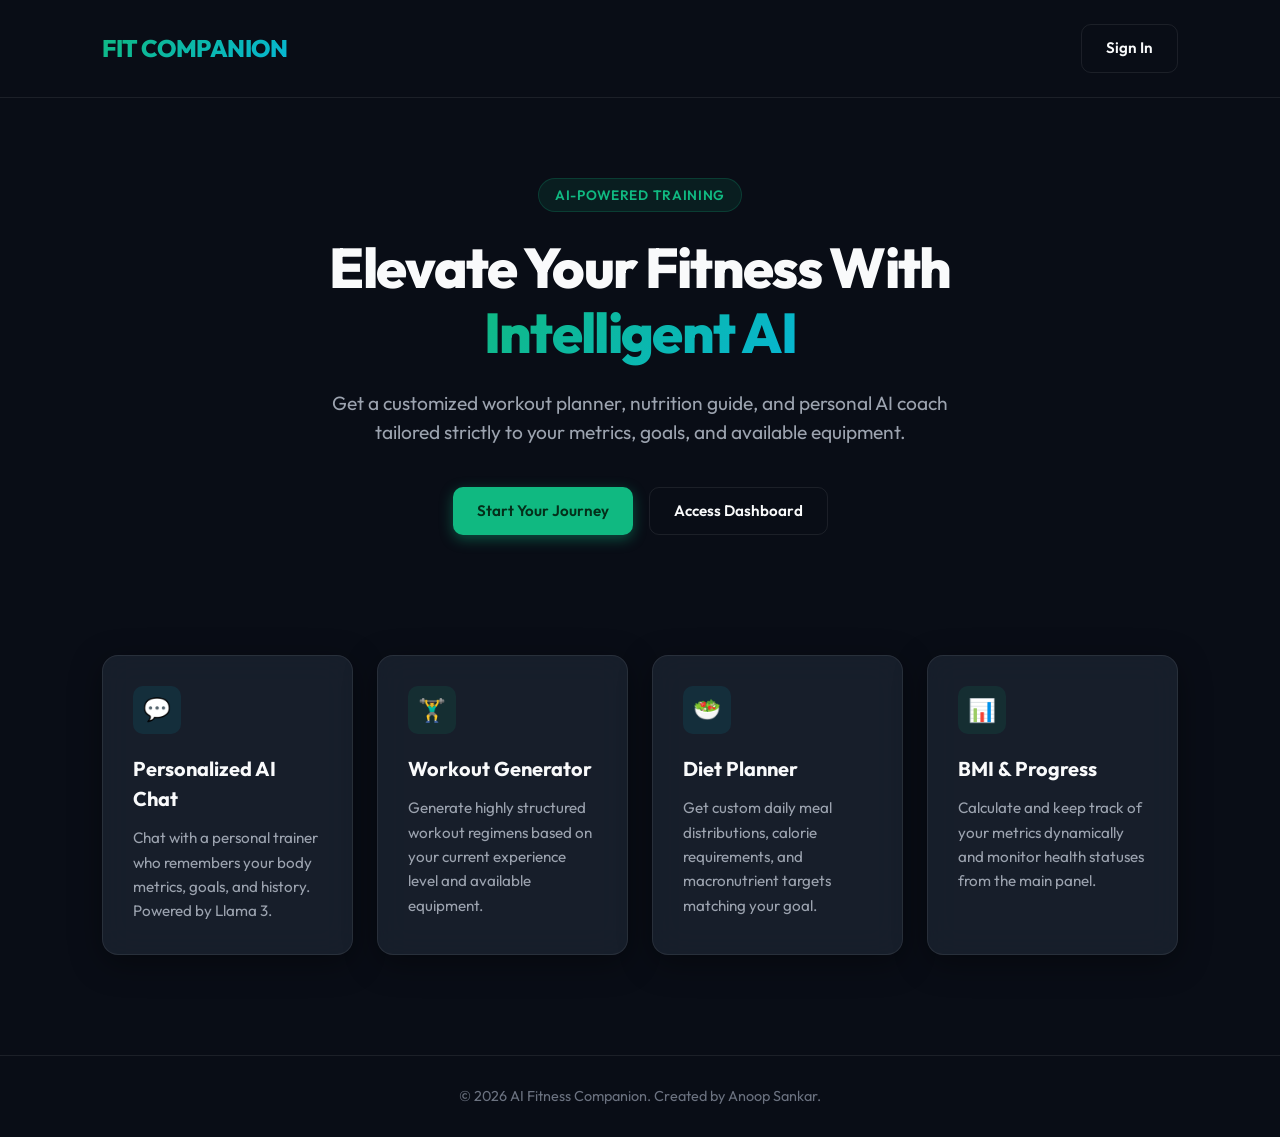
<file: frontend/index.html>
<!DOCTYPE html>
<html lang="en">
<head>
    <meta charset="UTF-8">
    <meta name="viewport" content="width=device-width, initial-scale=1.0">
    <title>AI Fitness Companion - Your AI Personal Coach</title>
    <link rel="stylesheet" href="css/global.css">
    <style>
        /* Special styles for index landing page */
        .landing-header {
            display: flex;
            justify-content: space-between;
            align-items: center;
            padding: 24px 8%;
            border-bottom: 1px solid var(--border-color);
        }
        
        .hero-section {
            display: flex;
            flex-direction: column;
            align-items: center;
            text-align: center;
            justify-content: center;
            padding: 80px 20px;
            max-width: 900px;
            margin: 0 auto;
        }

        .hero-badge {
            background: rgba(16, 185, 129, 0.1);
            color: var(--accent-green);
            padding: 6px 16px;
            border-radius: 50px;
            font-size: 0.85rem;
            font-weight: 600;
            text-transform: uppercase;
            letter-spacing: 0.05em;
            margin-bottom: 24px;
            border: 1px solid rgba(16, 185, 129, 0.2);
            animation: fadeIn 0.6s ease-out;
        }

        .hero-title {
            font-size: 3.5rem;
            font-weight: 800;
            line-height: 1.15;
            letter-spacing: -0.03em;
            margin-bottom: 24px;
            animation: fadeIn 0.8s ease-out;
        }

        .hero-title span {
            background: linear-gradient(135deg, var(--accent-green) 0%, var(--accent-cyan) 100%);
            -webkit-background-clip: text;
            -webkit-text-fill-color: transparent;
        }

        .hero-description {
            font-size: 1.2rem;
            color: var(--text-secondary);
            max-width: 650px;
            margin-bottom: 40px;
            animation: fadeIn 1s ease-out;
        }

        .hero-ctas {
            display: flex;
            gap: 16px;
            animation: fadeIn 1.2s ease-out;
        }

        .features-grid {
            display: grid;
            grid-template-columns: repeat(auto-fit, minmax(250px, 1fr));
            gap: 24px;
            padding: 40px 8%;
            margin-bottom: 60px;
        }

        .feature-card {
            padding: 30px;
            display: flex;
            flex-direction: column;
            gap: 12px;
            transition: var(--transition-smooth);
        }

        .feature-card:hover {
            transform: translateY(-5px);
            border-color: var(--border-hover);
        }

        .feature-icon {
            width: 48px;
            height: 48px;
            border-radius: var(--radius-md);
            background: rgba(6, 182, 212, 0.1);
            display: flex;
            align-items: center;
            justify-content: center;
            color: var(--accent-cyan);
            font-size: 1.4rem;
            margin-bottom: 8px;
        }

        .feature-card:nth-child(even) .feature-icon {
            background: rgba(16, 185, 129, 0.1);
            color: var(--accent-green);
        }

        .feature-card h3 {
            font-size: 1.25rem;
            font-weight: 700;
        }

        .feature-card p {
            color: var(--text-secondary);
            font-size: 0.95rem;
            line-height: 1.6;
        }

        @media (max-width: 768px) {
            .hero-title {
                font-size: 2.5rem;
            }
            .hero-ctas {
                flex-direction: column;
                width: 100%;
                max-width: 320px;
            }
            .btn {
                width: 100%;
            }
        }
    </style>
    <script src="js/config.js"></script>
    <script src="js/api.js"></script>
    <script src="js/auth.js"></script>
    <script>
        // Intercept authenticated users immediately before rendering
        window.redirectIfAuthenticated();
    </script>
</head>
<body>
    <header class="landing-header">
        <a href="index.html" class="logo">FIT COMPANION</a>
        <a href="login.html" class="btn btn-secondary">Sign In</a>
    </header>

    <main>
        <section class="hero-section">
            <div class="hero-badge">AI-Powered Training</div>
            <h1 class="hero-title">Elevate Your Fitness With <span>Intelligent AI</span></h1>
            <p class="hero-description">
                Get a customized workout planner, nutrition guide, and personal AI coach tailored strictly to your metrics, goals, and available equipment.
            </p>
            <div class="hero-ctas">
                <a href="register.html" class="btn btn-primary">Start Your Journey</a>
                <a href="login.html" class="btn btn-secondary">Access Dashboard</a>
            </div>
        </section>

        <section class="features-grid">
            <div class="glass-card feature-card">
                <div class="feature-icon">💬</div>
                <h3>Personalized AI Chat</h3>
                <p>Chat with a personal trainer who remembers your body metrics, goals, and history. Powered by Llama 3.</p>
            </div>
            <div class="glass-card feature-card">
                <div class="feature-icon">🏋️‍♂️</div>
                <h3>Workout Generator</h3>
                <p>Generate highly structured workout regimens based on your current experience level and available equipment.</p>
            </div>
            <div class="glass-card feature-card">
                <div class="feature-icon">🥗</div>
                <h3>Diet Planner</h3>
                <p>Get custom daily meal distributions, calorie requirements, and macronutrient targets matching your goal.</p>
            </div>
            <div class="glass-card feature-card">
                <div class="feature-icon">📊</div>
                <h3>BMI & Progress</h3>
                <p>Calculate and keep track of your metrics dynamically and monitor health statuses from the main panel.</p>
            </div>
        </section>
    </main>

    <footer style="text-align: center; padding: 30px; border-top: 1px solid var(--border-color); color: var(--text-muted); font-size: 0.9rem;">
        <p>&copy; 2026 AI Fitness Companion. Created by Anoop Sankar.</p>
    </footer>
</body>
</html>
</file>
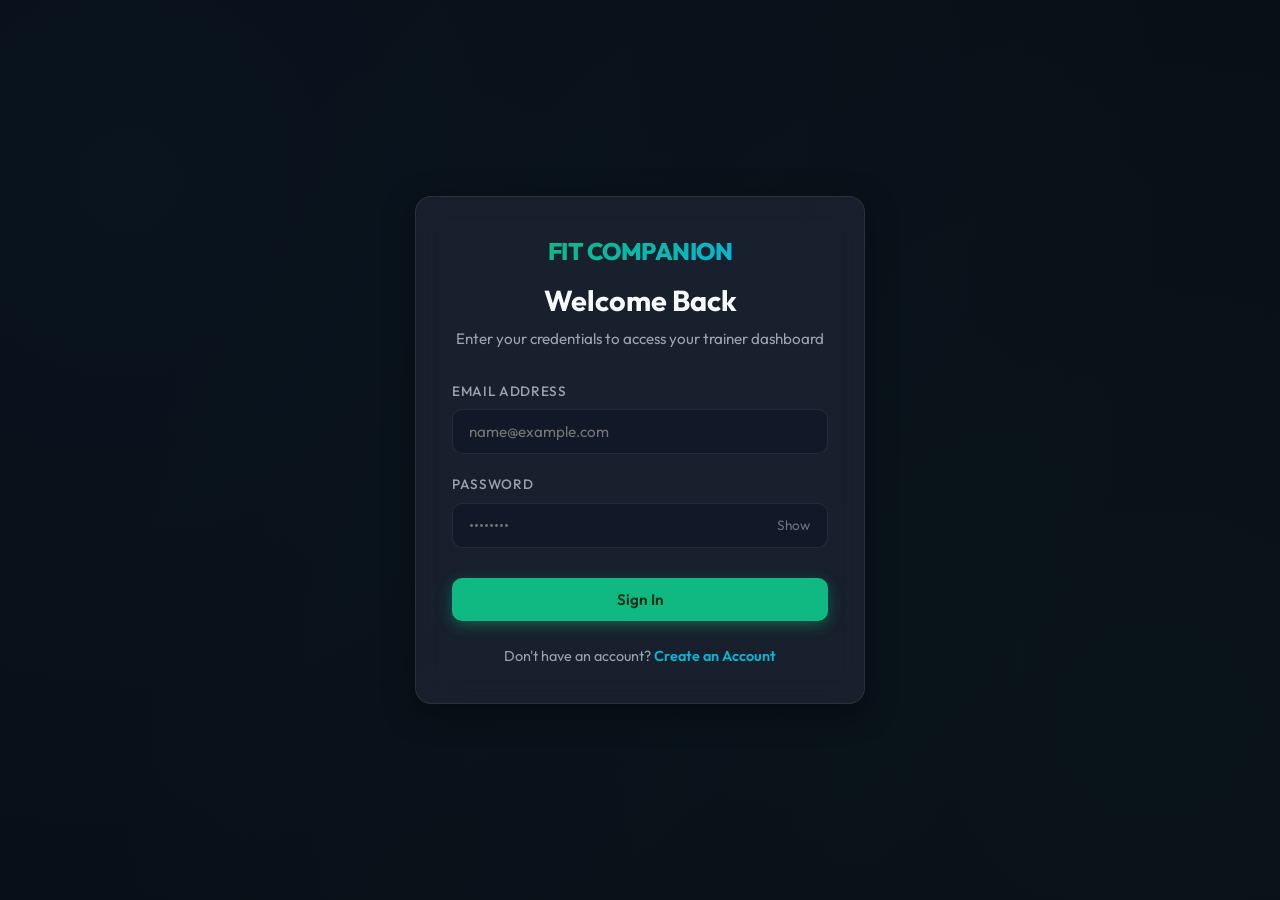
<file: frontend/chat.html>
<!DOCTYPE html>
<html lang="en">
<head>
    <meta charset="UTF-8">
    <meta name="viewport" content="width=device-width, initial-scale=1.0">
    <title>AI Fitness Chat - AI Fitness Companion</title>
    <link rel="stylesheet" href="css/global.css">
    <link rel="stylesheet" href="css/chat.css">
    <script src="js/config.js"></script>
    <script src="js/api.js"></script>
    <script src="js/auth.js"></script>
    <script>
        // Restrict access to authenticated users
        window.requireAuth();
    </script>
</head>
<body>
    <div class="chat-layout">
        <!-- Sidebar overlay for mobile view drawer -->
        <div class="sidebar-overlay" id="mobile-overlay"></div>

        <!-- Sidebar Navigation -->
        <aside class="chat-sidebar" id="sidebar-panel">
            <div class="sidebar-header">
                <div style="display: flex; justify-content: space-between; align-items: center;">
                    <a href="dashboard.html" class="logo" style="font-size: 1.2rem;">FIT COMPANION</a>
                    <button class="session-action-btn mobile-menu-btn" id="sidebar-close-btn" style="display: none;">&times;</button>
                </div>
                <button class="btn btn-primary" style="font-size: 0.85rem; padding: 10px;" id="new-chat-btn">
                    + New Chat
                </button>
            </div>

            <!-- Scrollable Chat History Sessions -->
            <nav class="sessions-nav-list" id="sidebar-sessions-list">
                <!-- Injected dynamically by chat.js -->
                <div class="animate-pulse" style="text-align: center; color: var(--text-muted); font-size: 0.9rem; padding: 20px;">
                    Loading chat list...
                </div>
            </nav>

            <div class="sidebar-footer">
                <a href="dashboard.html" class="btn btn-secondary" style="font-size: 0.8rem; padding: 8px;">
                    &larr; Back to Dashboard
                </a>
                <button class="btn btn-danger" style="font-size: 0.8rem; padding: 8px;" id="sidebar-logout-btn">
                    Sign Out
                </button>
            </div>
        </aside>

        <!-- Main Chat Panel -->
        <main class="chat-main">
            <!-- Chat Header -->
            <header class="chat-main-header">
                <div class="chat-header-title">
                    <button class="mobile-menu-btn" id="hamburger-menu-btn">&#9776;</button>
                    <h2 id="active-chat-title">AI Coach Chat</h2>
                </div>
                <div class="header-actions" id="chat-header-controls" style="display: none;">
                    <button class="btn btn-secondary" style="font-size: 0.8rem; padding: 6px 12px;" id="rename-session-header-btn">Rename</button>
                    <button class="btn btn-danger" style="font-size: 0.8rem; padding: 6px 12px;" id="delete-session-header-btn">Delete</button>
                </div>
            </header>

            <!-- Chat Content Area -->
            <div class="chat-messages-container" id="chat-scroller">
                <!-- Welcome View -->
                <div class="chat-welcome-container" id="chat-welcome-placeholder">
                    <h2>Meet Your AI Fitness Coach</h2>
                    <p>
                        Get personalized training plans, nutritional answers, and custom workouts. 
                        Your coach is powered by Llama 3 and leverages your physical profile details to tailor all tips.
                    </p>
                    <div style="margin-top: 30px; display: flex; gap: 10px; flex-wrap: wrap; justify-content: center;">
                        <span class="glass-card" style="padding: 10px 16px; font-size: 0.85rem; color: var(--text-secondary);">"I want bigger arms"</span>
                        <span class="glass-card" style="padding: 10px 16px; font-size: 0.85rem; color: var(--text-secondary);">"Vegan dinner ideas"</span>
                        <span class="glass-card" style="padding: 10px 16px; font-size: 0.85rem; color: var(--text-secondary);">"Recommend chest routine"</span>
                    </div>
                </div>
                
                <!-- Messages Stream (dynamically injected) -->
                <div id="messages-stream" style="width: 100%; display: flex; flex-direction: column; gap: 20px;"></div>
            </div>

            <!-- Input Bar -->
            <div class="chat-input-area">
                <form id="chat-input-form" class="chat-input-box-wrapper">
                    <textarea 
                        class="chat-textarea" 
                        id="chat-user-message-input" 
                        placeholder="Send a message to your AI Coach..." 
                        rows="1"
                        required
                    ></textarea>
                    <button type="submit" class="chat-send-btn" id="chat-send-btn" disabled>
                        <span>&rarr;</span>
                    </button>
                </form>
            </div>
        </main>
    </div>

    <!-- Modals for Rename -->
    <dialog id="rename-dialog" class="glass-card" style="padding: 24px; max-width: 400px; width: 90%; margin: auto; border: 1px solid var(--border-color); border-radius: var(--radius-lg); background: #111827; color: var(--text-primary);">
        <form method="dialog" id="rename-dialog-form">
            <h3 style="margin-bottom: 12px; font-size: 1.1rem; font-weight:600;">Rename Chat Session</h3>
            <div class="form-group">
                <label for="new-session-title-input">New Title</label>
                <input type="text" id="new-session-title-input" required>
            </div>
            <div style="display: flex; justify-content: flex-end; gap: 10px; margin-top: 20px;">
                <button type="button" class="btn btn-secondary" id="rename-cancel-btn" style="font-size:0.85rem; padding: 8px 16px;">Cancel</button>
                <button type="submit" class="btn btn-cyan" style="font-size:0.85rem; padding: 8px 16px;">Save</button>
            </div>
        </form>
    </dialog>

    <script src="js/chat.js"></script>
</body>
</html>
</file>
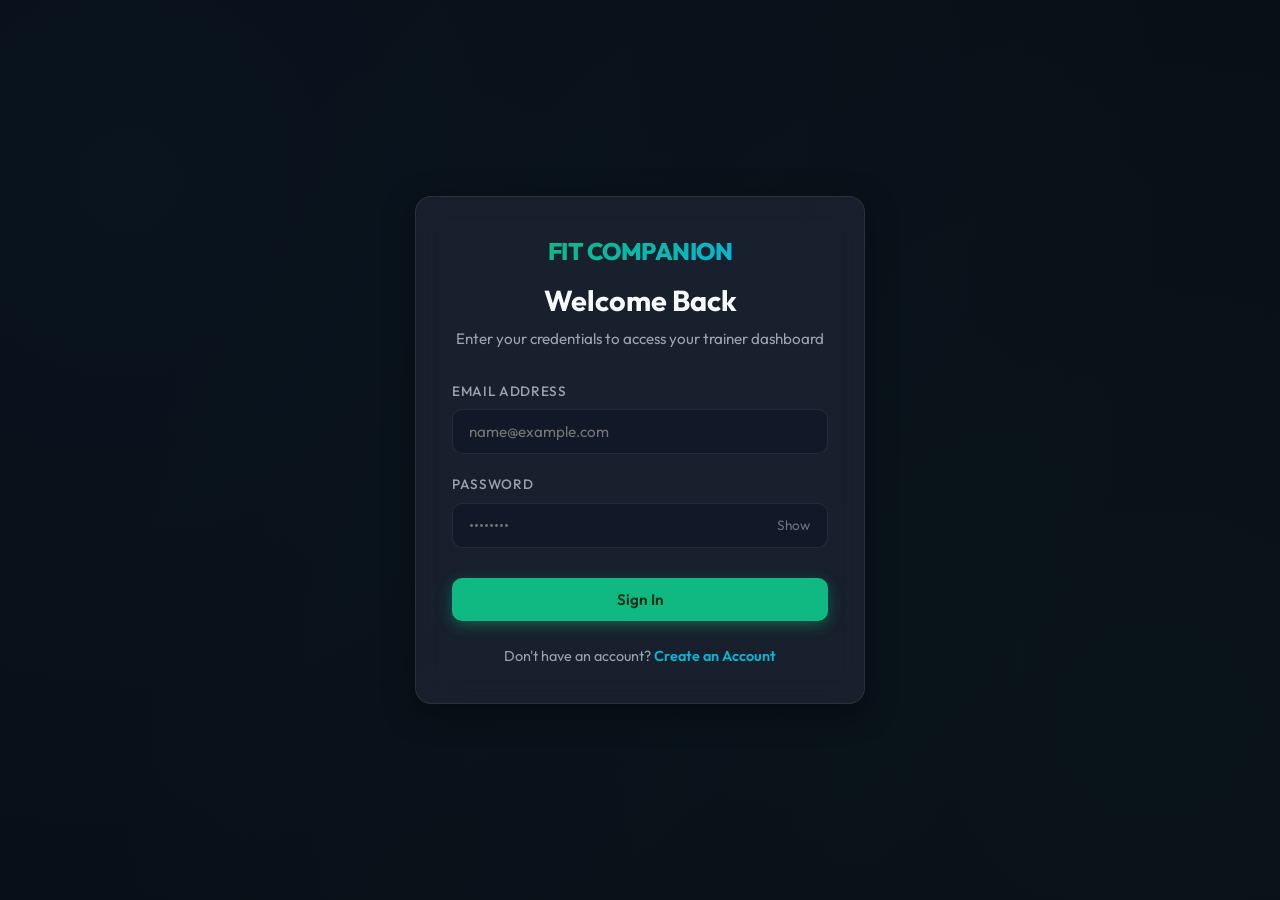
<file: frontend/dashboard.html>
<!DOCTYPE html>
<html lang="en">
<head>
    <meta charset="UTF-8">
    <meta name="viewport" content="width=device-width, initial-scale=1.0">
    <title>Dashboard - AI Fitness Companion</title>
    <link rel="stylesheet" href="css/global.css">
    <link rel="stylesheet" href="css/dashboard.css">
    <script src="js/config.js"></script>
    <script src="js/api.js"></script>
    <script src="js/auth.js"></script>
    <script>
        // Run authentication guard before page loads to prevent flickering
        window.requireAuth();
    </script>
</head>
<body>
    <header class="landing-header">
        <a href="dashboard.html" class="logo">FIT COMPANION</a>
        <div class="header-actions">
            <span id="user-email-display" style="color: var(--text-secondary); font-size: 0.9rem; align-self: center; margin-right: 15px;"></span>
            <button id="logout-btn" class="btn btn-secondary">Sign Out</button>
        </div>
    </header>

    <main class="dashboard-container">
        <!-- Dashboard Header -->
        <div class="dashboard-header">
            <div class="user-welcome">
                <h1>Hi, <span id="user-name-greeting">Athlete</span>!</h1>
                <p>Track your physical statistics and consult your Llama 3 fitness companion.</p>
            </div>
        </div>

        <div id="alert-container"></div>

        <!-- Dashboard Content Grid -->
        <div class="dashboard-grid">
            <!-- Left Panel (Main statistics and links) -->
            <div class="main-panel">
                
                <!-- Physical Metrics Section -->
                <div>
                    <h2 class="metrics-section-title">Physical Profile</h2>
                    <div class="metrics-grid">
                        <div class="glass-card metric-card">
                            <div class="metric-label">Age</div>
                            <div class="metric-value" id="val-age">-</div>
                        </div>
                        <div class="glass-card metric-card">
                            <div class="metric-label">Gender</div>
                            <div class="metric-value" id="val-gender" style="font-size: 1.1rem; line-height: 2.2;">-</div>
                        </div>
                        <div class="glass-card metric-card">
                            <div class="metric-label">Height</div>
                            <div class="metric-value" id="val-height">- <span style="font-size: 0.9rem;">cm</span></div>
                        </div>
                        <div class="glass-card metric-card">
                            <div class="metric-label">Weight</div>
                            <div class="metric-value" id="val-weight">- <span style="font-size: 0.9rem;">kg</span></div>
                        </div>
                    </div>
                </div>

                <!-- Fitness Objectives Section -->
                <div>
                    <h2 class="metrics-section-title">Fitness Objectives</h2>
                    <div class="metrics-grid" style="grid-template-columns: repeat(auto-fit, minmax(220px, 1fr));">
                        <div class="glass-card metric-card" style="text-align: left;">
                            <div class="metric-label">Goal</div>
                            <div class="metric-value" id="val-goal" style="font-size: 1.25rem; color: var(--accent-green); margin-top: 8px;">-</div>
                        </div>
                        <div class="glass-card metric-card" style="text-align: left;">
                            <div class="metric-label">Activity Level</div>
                            <div class="metric-value" id="val-activity" style="font-size: 1.25rem; margin-top: 8px;">-</div>
                        </div>
                        <div class="glass-card metric-card" style="text-align: left;">
                            <div class="metric-label">Experience Level</div>
                            <div class="metric-value" id="val-experience" style="font-size: 1.25rem; margin-top: 8px;">-</div>
                        </div>
                        <div class="glass-card metric-card" style="text-align: left;">
                            <div class="metric-label">Equipment</div>
                            <div class="metric-value" id="val-equipment" style="font-size: 1.25rem; color: var(--accent-cyan); margin-top: 8px;">-</div>
                        </div>
                    </div>
                </div>

                <!-- BMI Result Box -->
                <div class="glass-card bmi-card">
                    <div class="bmi-score-container">
                        <div class="bmi-circle" id="bmi-score">-</div>
                        <div class="bmi-status" id="bmi-status">-</div>
                    </div>
                    <div class="bmi-info">
                        <h3>Body Mass Index (BMI)</h3>
                        <p id="bmi-explanation">Loading BMI metrics...</p>
                        <p style="margin-top: 10px; font-size: 0.8rem; color: var(--text-muted);">
                            BMI matches weight and height. Categories are classified under standard World Health Organization criteria.
                        </p>
                    </div>
                </div>

                <!-- Quick Navigation Cards -->
                <div>
                    <h2 class="metrics-section-title">Coach Programs</h2>
                    <div class="quick-actions">
                        <a href="chat.html" class="glass-card action-card">
                            <h3>💬 AI Chat Companion</h3>
                            <p>Consult with the fitness AI directly. It retains history and customizes recommendations based on your objectives.</p>
                            <span class="action-arrow">Open Chat &rarr;</span>
                        </a>
                        <a href="workout.html" class="glass-card action-card">
                            <h3>🏋️‍♂️ Workout Generator</h3>
                            <p>Request custom workout regimes tailored strictly to your metrics, goals, and equipment.</p>
                            <span class="action-arrow">Plan Workouts &rarr;</span>
                        </a>
                        <a href="diet.html" class="glass-card action-card">
                            <h3>🥗 Diet Planner</h3>
                            <p>Get custom calories and macronutrient daily food setups matching your specific goal.</p>
                            <span class="action-arrow">Design Diets &rarr;</span>
                        </a>
                    </div>
                </div>

            </div>

            <!-- Right Panel (Chat sessions log) -->
            <div class="side-panel">
                <div class="glass-card sessions-list-container">
                    <h2 class="metrics-section-title" style="margin-bottom: 5px;">Recent Chats</h2>
                    <p style="font-size: 0.8rem; color: var(--text-muted); margin-bottom: 15px;">Pick a session to resume coach discussions</p>
                    
                    <div class="sessions-list" id="dashboard-recent-sessions">
                        <div class="no-sessions animate-pulse">Loading sessions...</div>
                    </div>
                    
                    <a href="chat.html?new=true" class="btn btn-cyan" style="width: 100%; margin-top: 20px; font-size: 0.85rem; padding: 10px;">
                        + Start New Chat
                    </a>
                </div>
            </div>
        </div>
    </main>

    <footer style="text-align: center; padding: 30px; margin-top: 60px; border-top: 1px solid var(--border-color); color: var(--text-muted); font-size: 0.9rem;">
        <p>&copy; 2026 AI Fitness Companion. All rights reserved.</p>
    </footer>

    <!-- Core dashboard behaviors -->
    <script src="js/dashboard.js"></script>
</body>
</html>
</file>
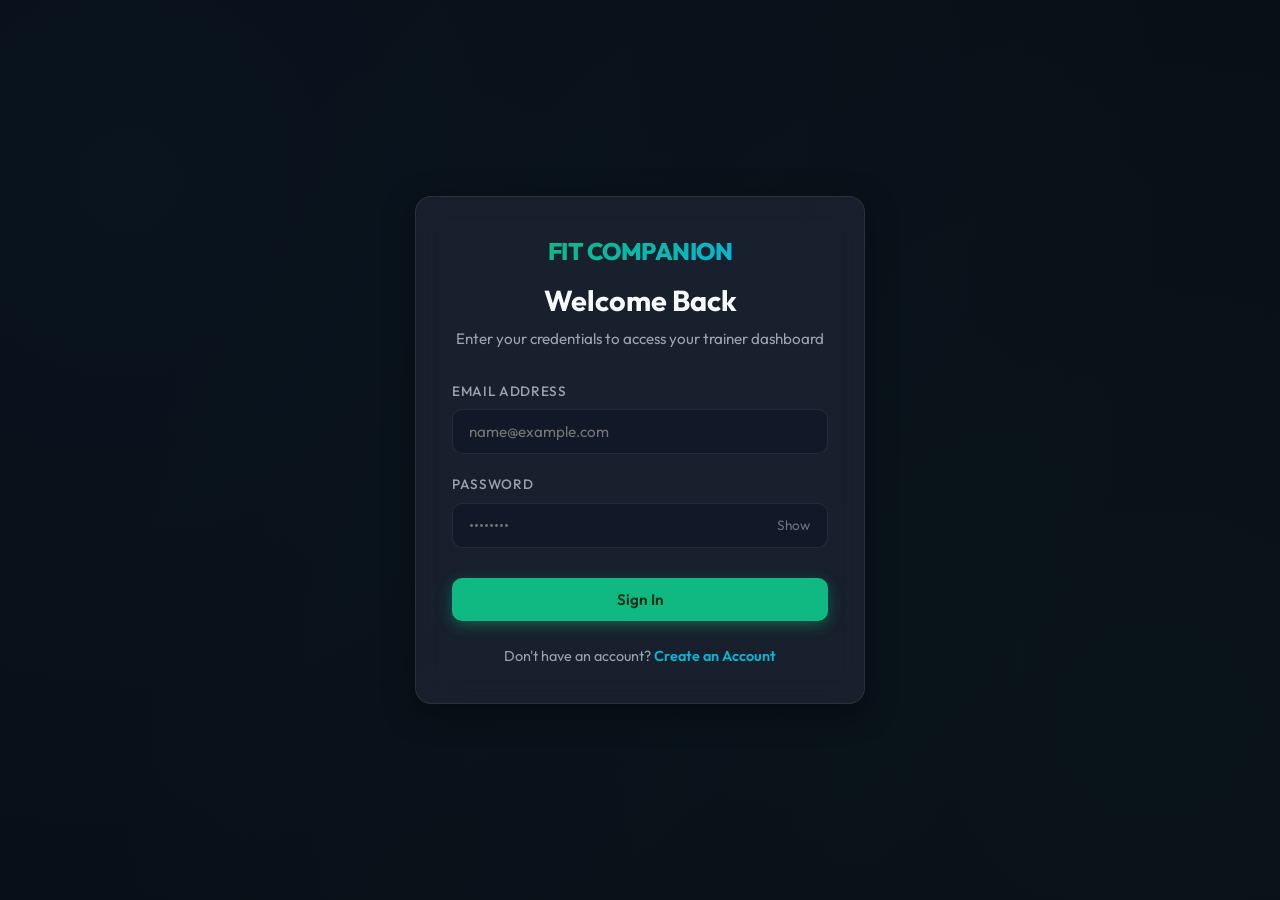
<file: frontend/diet.html>
<!DOCTYPE html>
<html lang="en">
<head>
    <meta charset="UTF-8">
    <meta name="viewport" content="width=device-width, initial-scale=1.0">
    <title>AI Diet Planner - AI Fitness Companion</title>
    <link rel="stylesheet" href="css/global.css">
    <link rel="stylesheet" href="css/dashboard.css">
    <style>
        /* Special styles for plan outputs - matching workout page style */
        .plan-header-card {
            padding: 30px;
            margin-bottom: 24px;
            background: linear-gradient(135deg, rgba(6, 182, 212, 0.1) 0%, rgba(16, 185, 129, 0.05) 100%);
            border: 1px solid rgba(6, 182, 212, 0.2);
        }

        .plan-title {
            font-size: 1.8rem;
            font-weight: 800;
            color: var(--accent-cyan);
            margin-bottom: 12px;
        }

        .plan-badges {
            display: flex;
            gap: 12px;
            flex-wrap: wrap;
        }

        .plan-badge {
            padding: 6px 14px;
            border-radius: 50px;
            font-size: 0.85rem;
            font-weight: 600;
            background: rgba(255, 255, 255, 0.05);
            border: 1px solid var(--border-color);
            color: var(--text-secondary);
        }

        .plan-badge.highlight-green {
            background: rgba(16, 185, 129, 0.1);
            border-color: rgba(16, 185, 129, 0.3);
            color: var(--accent-green);
        }

        .plan-badge.highlight-cyan {
            background: rgba(6, 182, 212, 0.1);
            border-color: rgba(6, 182, 212, 0.3);
            color: var(--accent-cyan);
        }

        .plan-grid {
            display: grid;
            grid-template-columns: 2fr 1fr;
            gap: 24px;
            margin-top: 24px;
        }

        @media (max-width: 800px) {
            .plan-grid {
                grid-template-columns: 1fr;
            }
        }

        .plan-card {
            padding: 24px;
            margin-bottom: 24px;
        }

        .plan-card h3 {
            font-size: 1.15rem;
            font-weight: 700;
            margin-bottom: 15px;
            display: flex;
            align-items: center;
            gap: 8px;
            color: var(--text-primary);
            border-bottom: 1px solid var(--border-color);
            padding-bottom: 10px;
        }

        .macro-grid {
            display: grid;
            grid-template-columns: repeat(4, 1fr);
            gap: 12px;
            margin-bottom: 24px;
        }

        @media (max-width: 600px) {
            .macro-grid {
                grid-template-columns: 1fr 1fr;
            }
        }

        .macro-card {
            padding: 15px;
            text-align: center;
            background: rgba(17, 24, 39, 0.4);
            border: 1px solid var(--border-color);
            border-radius: var(--radius-md);
            border-bottom: 3px solid var(--border-color);
        }

        .macro-card.cal-card { border-bottom-color: var(--accent-cyan); }
        .macro-card.pro-card { border-bottom-color: #f59e0b; } /* orange */
        .macro-card.carb-card { border-bottom-color: #3b82f6; } /* blue */
        .macro-card.fat-card { border-bottom-color: #ef4444; } /* red */

        .macro-title {
            font-size: 0.75rem;
            color: var(--text-secondary);
            text-transform: uppercase;
            letter-spacing: 0.05em;
            font-weight: 600;
        }

        .macro-val {
            font-size: 1.4rem;
            font-weight: 700;
            margin-top: 4px;
        }

        .meal-timeline {
            display: flex;
            flex-direction: column;
            gap: 16px;
        }

        .meal-card {
            padding: 16px;
            background: rgba(17, 24, 39, 0.4);
            border: 1px solid var(--border-color);
            border-radius: var(--radius-md);
            display: flex;
            flex-direction: column;
            gap: 6px;
            border-left: 3px solid var(--accent-cyan);
            transition: var(--transition-smooth);
        }

        .meal-card:hover {
            transform: translateX(4px);
            border-color: var(--border-hover);
        }

        .meal-label {
            font-size: 0.8rem;
            font-weight: 700;
            color: var(--accent-cyan);
            text-transform: uppercase;
            letter-spacing: 0.05em;
        }

        .meal-content {
            font-size: 0.95rem;
            line-height: 1.5;
            color: var(--text-primary);
        }

        .raw-reply-box {
            background: #111827;
            padding: 20px;
            border-radius: var(--radius-md);
            border: 1px solid var(--border-color);
            color: var(--text-secondary);
            font-size: 0.95rem;
            line-height: 1.6;
            white-space: pre-line;
        }
    </style>
    <script src="js/config.js"></script>
    <script src="js/api.js"></script>
    <script src="js/auth.js"></script>
    <script>
        window.requireAuth();
    </script>
</head>
<body>
    <header class="landing-header">
        <a href="dashboard.html" class="logo">FIT COMPANION</a>
        <div class="header-actions">
            <a href="dashboard.html" class="btn btn-secondary" style="font-size:0.85rem; padding: 8px 16px;">&larr; Dashboard</a>
            <button id="logout-btn" class="btn btn-secondary" style="font-size:0.85rem; padding: 8px 16px;">Sign Out</button>
        </div>
    </header>

    <main class="dashboard-container" style="max-width: 1000px;">
        <div class="dashboard-header">
            <div class="user-welcome">
                <h1>AI Diet <span>Planner</span></h1>
                <p>Provide dietary goals, preferences, or allergies, and Llama 3 will compose a nutrition structure.</p>
            </div>
        </div>

        <div id="alert-container"></div>

        <!-- Form Panel -->
        <div class="glass-card" style="padding: 30px; margin-bottom: 40px;">
            <form id="diet-form">
                <div class="form-group">
                    <label for="diet-message">Nutritional Preferences & Requirements</label>
                    <textarea 
                        id="diet-message" 
                        placeholder="E.g., 2000 calories maximum, high protein, vegetarian. Or, low-carb keto-friendly meal options." 
                        rows="3" 
                        required
                    ></textarea>
                </div>
                <button type="submit" class="btn btn-cyan" id="generate-btn">
                    <span>Generate Diet Structure</span>
                </button>
            </form>
        </div>

        <!-- Loading View -->
        <div id="plan-loading" class="glass-card" style="display: none; padding: 50px; text-align: center; margin-bottom: 40px;">
            <div class="loading-spinner" style="width: 40px; height: 40px; border-width: 4px; border-top-color: var(--accent-cyan); margin: 0 auto 20px auto; color: var(--accent-green);"></div>
            <h3>Generating Diet Plan...</h3>
            <p style="color: var(--text-secondary); margin-top: 8px;" class="animate-pulse">Compiling macronutrients, meal schedules, and snacks matching your profile...</p>
        </div>

        <!-- Result View -->
        <div id="plan-result" style="display: none; margin-bottom: 40px;">
            <!-- Content will be injected dynamically -->
        </div>

    </main>

    <footer style="text-align: center; padding: 30px; margin-top: 60px; border-top: 1px solid var(--border-color); color: var(--text-muted); font-size: 0.9rem;">
        <p>&copy; 2026 AI Fitness Companion. Created by Anoop Sankar.</p>
    </footer>

    <script src="js/diet.js"></script>
</body>
</html>
</file>
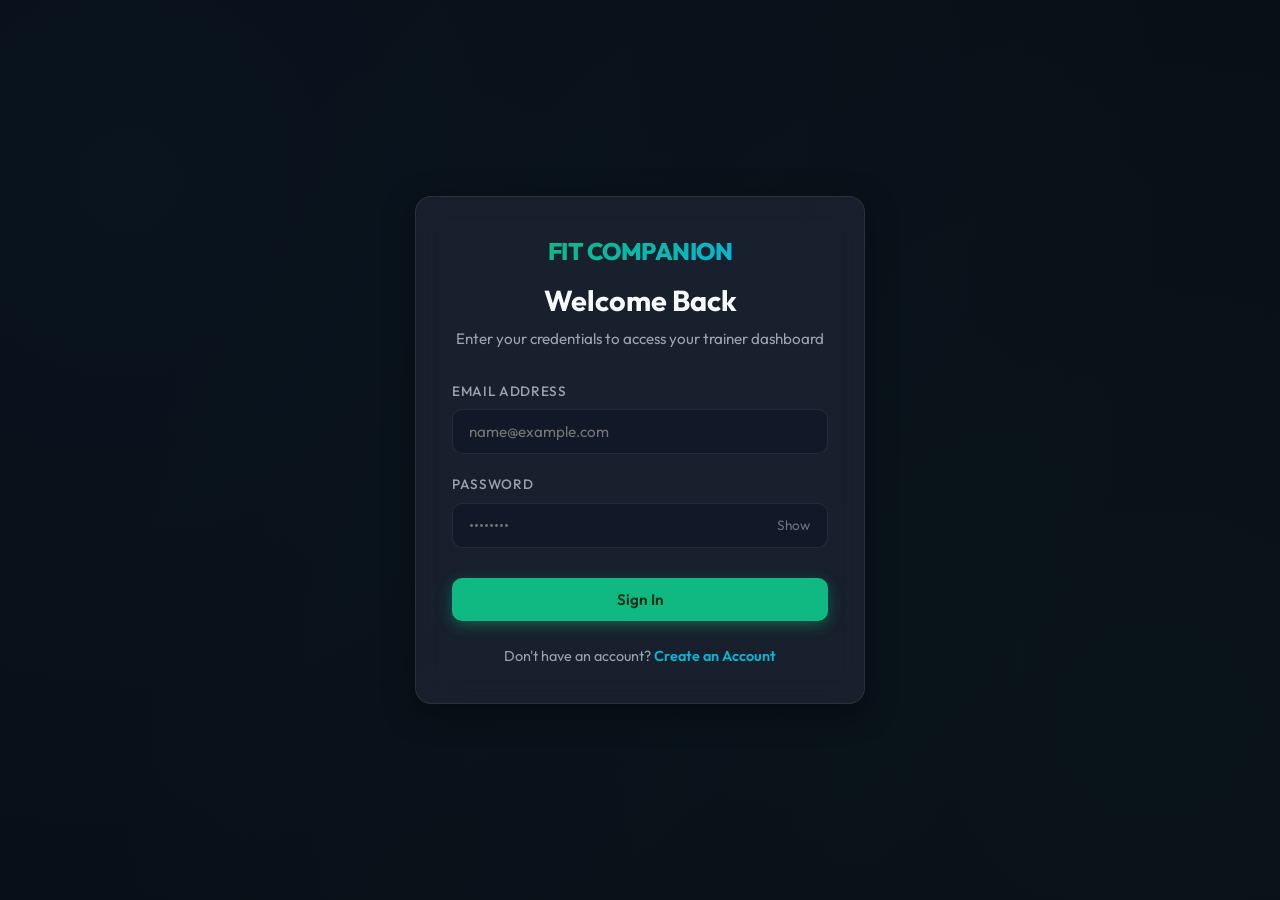
<file: frontend/login.html>
<!DOCTYPE html>
<html lang="en">
<head>
    <meta charset="UTF-8">
    <meta name="viewport" content="width=device-width, initial-scale=1.0">
    <title>Sign In - AI Fitness Companion</title>
    <link rel="stylesheet" href="css/global.css">
    <link rel="stylesheet" href="css/auth.css">
    <script src="js/config.js"></script>
    <script src="js/api.js"></script>
    <script src="js/auth.js"></script>
    <script>
        // Redirect immediately if already authenticated
        window.redirectIfAuthenticated();
    </script>
</head>
<body class="auth-page">
    <div class="glass-card auth-card">
        <div class="auth-header">
            <a href="index.html" class="logo">FIT COMPANION</a>
            <h1>Welcome Back</h1>
            <p>Enter your credentials to access your trainer dashboard</p>
        </div>

        <div id="alert-container"></div>

        <form id="login-form">
            <div class="form-group">
                <label for="email">Email Address</label>
                <input 
                    type="email" 
                    id="email" 
                    placeholder="name@example.com" 
                    required 
                    autocomplete="email"
                >
            </div>

            <div class="form-group">
                <label for="password">Password</label>
                <div class="password-input-wrapper">
                    <input 
                        type="password" 
                        id="password" 
                        placeholder="••••••••" 
                        required 
                        autocomplete="current-password"
                    >
                    <button 
                        type="button" 
                        class="password-toggle-btn" 
                        id="password-toggle"
                        aria-label="Toggle password visibility"
                    >Show</button>
                </div>
            </div>

            <button type="submit" class="btn btn-primary" style="width: 100%; margin-top: 10px;" id="submit-btn">
                <span>Sign In</span>
            </button>
        </form>

        <div class="auth-switch">
            Don't have an account? <a href="register.html">Create an Account</a>
        </div>
    </div>

    <script>
        document.addEventListener('DOMContentLoaded', () => {
            const form = document.getElementById('login-form');
            const emailInput = document.getElementById('email');
            const passwordInput = document.getElementById('password');
            const toggleBtn = document.getElementById('password-toggle');
            const submitBtn = document.getElementById('submit-btn');
            const alertContainer = document.getElementById('alert-container');

            // Parse URL parameters for status messages (e.g. session expired)
            const urlParams = new URLSearchParams(window.location.search);
            if (urlParams.get('expired') === 'true') {
                showAlert('Your session has expired. Please sign in again.', 'danger');
            } else if (urlParams.get('registered') === 'true') {
                showAlert('Registration successful! Please sign in.', 'success');
            }

            // Toggle password visibility
            toggleBtn.addEventListener('click', () => {
                if (passwordInput.type === 'password') {
                    passwordInput.type = 'text';
                    toggleBtn.textContent = 'Hide';
                } else {
                    passwordInput.type = 'password';
                    toggleBtn.textContent = 'Show';
                }
            });

            // Display alert message
            function showAlert(message, type = 'danger') {
                alertContainer.innerHTML = `
                    <div class="alert alert-${type}">
                        <span>${type === 'danger' ? '⚠️' : '✅'}</span>
                        <div>${message}</div>
                    </div>
                `;
            }

            // Handle login submission
            form.addEventListener('submit', async (e) => {
                e.preventDefault();
                alertContainer.innerHTML = '';
                
                const email = emailInput.value.trim();
                const password = passwordInput.value;

                if (!email || !password) {
                    showAlert('Please enter both email and password.');
                    return;
                }

                // Show loading state
                const originalBtnText = submitBtn.innerHTML;
                submitBtn.disabled = true;
                submitBtn.innerHTML = `<span class="loading-spinner"></span> <span>Signing In...</span>`;

                try {
                    await window.loginUser(email, password);
                    // On success, redirect to dashboard
                    window.location.href = 'dashboard.html';
                } catch (error) {
                    submitBtn.disabled = false;
                    submitBtn.innerHTML = originalBtnText;
                    showAlert(error.message || 'Failed to authenticate. Check your credentials.');
                }
            });
        });
    </script>
</body>
</html>
</file>
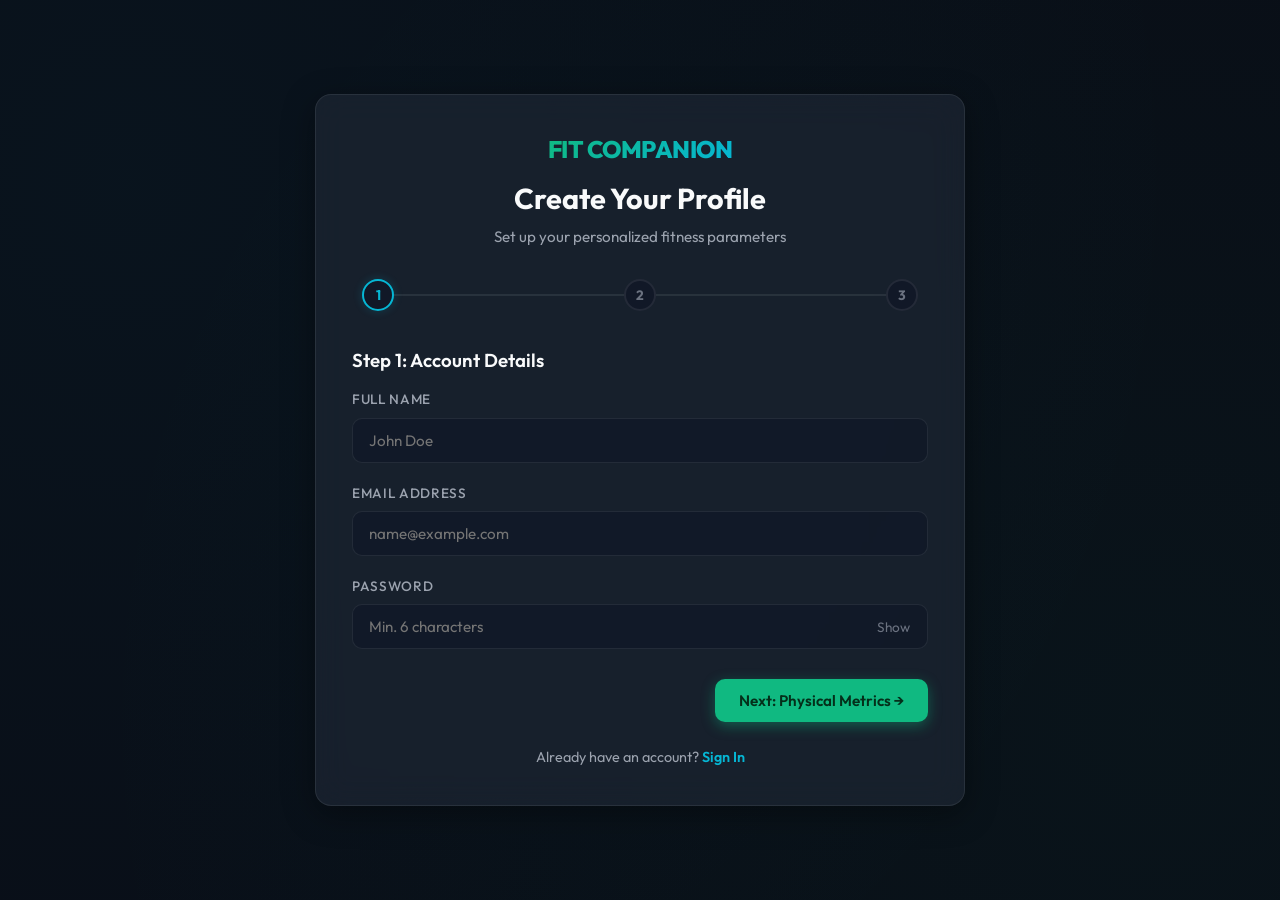
<file: frontend/register.html>
<!DOCTYPE html>
<html lang="en">
<head>
    <meta charset="UTF-8">
    <meta name="viewport" content="width=device-width, initial-scale=1.0">
    <title>Create Account - AI Fitness Companion</title>
    <link rel="stylesheet" href="css/global.css">
    <link rel="stylesheet" href="css/auth.css">
    <script src="js/config.js"></script>
    <script src="js/api.js"></script>
    <script src="js/auth.js"></script>
    <script>
        // Redirect immediately if already authenticated
        window.redirectIfAuthenticated();
    </script>
</head>
<body class="auth-page">
    <div class="glass-card auth-card register-card">
        <div class="auth-header">
            <a href="index.html" class="logo">FIT COMPANION</a>
            <h1>Create Your Profile</h1>
            <p>Set up your personalized fitness parameters</p>
        </div>

        <!-- Multi-Step Progress Tracker -->
        <div class="progress-bar-container">
            <div class="progress-line">
                <div class="progress-line-fill" id="progress-fill"></div>
            </div>
            <div class="progress-step active" data-step="1">1</div>
            <div class="progress-step" data-step="2">2</div>
            <div class="progress-step" data-step="3">3</div>
        </div>

        <div id="alert-container"></div>

        <form id="register-form">
            <!-- Step 1: Account Information -->
            <div class="step-content active" id="step-1-content">
                <h3 style="margin-bottom: 15px; font-weight: 600;">Step 1: Account Details</h3>
                
                <div class="form-group">
                    <label for="name">Full Name</label>
                    <input type="text" id="name" placeholder="John Doe" required autocomplete="name">
                </div>

                <div class="form-group">
                    <label for="email">Email Address</label>
                    <input type="email" id="email" placeholder="name@example.com" required autocomplete="email">
                </div>

                <div class="form-group">
                    <label for="password">Password</label>
                    <div class="password-input-wrapper">
                        <input type="password" id="password" placeholder="Min. 6 characters" required autocomplete="new-password">
                        <button type="button" class="password-toggle-btn" id="password-toggle">Show</button>
                    </div>
                </div>

                <div class="form-footer single-btn">
                    <button type="button" class="btn btn-primary" id="btn-next-1">Next: Physical Metrics &rarr;</button>
                </div>
            </div>

            <!-- Step 2: Physical Metrics -->
            <div class="step-content" id="step-2-content">
                <h3 style="margin-bottom: 15px; font-weight: 600;">Step 2: Body Metrics</h3>
                
                <div class="form-grid">
                    <div class="form-group">
                        <label for="age">Age (years)</label>
                        <input type="number" id="age" min="10" max="100" placeholder="25" required>
                    </div>

                    <div class="form-group">
                        <label for="gender">Gender</label>
                        <select id="gender" required>
                            <option value="" disabled selected>Select gender</option>
                            <option value="Male">Male</option>
                            <option value="Female">Female</option>
                            <option value="Non-Binary">Non-Binary</option>
                            <option value="Prefer not to say">Prefer not to say</option>
                        </select>
                    </div>

                    <div class="form-group">
                        <label for="height">Height (cm)</label>
                        <input type="number" step="0.1" id="height" min="80" max="250" placeholder="175" required>
                    </div>

                    <div class="form-group">
                        <label for="weight">Weight (kg)</label>
                        <input type="number" step="0.1" id="weight" min="20" max="300" placeholder="70" required>
                    </div>
                </div>

                <div class="form-footer">
                    <button type="button" class="btn btn-secondary" id="btn-prev-2">&larr; Back</button>
                    <button type="button" class="btn btn-primary" id="btn-next-2">Next: Fitness Goals &rarr;</button>
                </div>
            </div>

            <!-- Step 3: Fitness Goals & Settings -->
            <div class="step-content" id="step-3-content">
                <h3 style="margin-bottom: 15px; font-weight: 600;">Step 3: Fitness Profile</h3>

                <div class="form-grid">
                    <div class="form-group">
                        <label for="goal">Fitness Goal</label>
                        <select id="goal" required>
                            <option value="" disabled selected>Select your goal</option>
                            <option value="Build Muscle">Build Muscle</option>
                            <option value="Lose Weight">Lose Weight</option>
                            <option value="Improve Endurance">Improve Endurance</option>
                            <option value="General Fitness">General Fitness</option>
                        </select>
                    </div>

                    <div class="form-group">
                        <label for="activity_level">Activity Level</label>
                        <select id="activity_level" required>
                            <option value="" disabled selected>Select activity</option>
                            <option value="Sedentary">Sedentary (Little/no exercise)</option>
                            <option value="Lightly Active">Lightly Active (1-3 days/week)</option>
                            <option value="Moderately Active">Moderately Active (3-5 days/week)</option>
                            <option value="Very Active">Very Active (6-7 days/week)</option>
                        </select>
                    </div>

                    <div class="form-group">
                        <label for="experience">Experience Level</label>
                        <select id="experience" required>
                            <option value="" disabled selected>Select level</option>
                            <option value="Beginner">Beginner</option>
                            <option value="Intermediate">Intermediate</option>
                            <option value="Advanced">Advanced</option>
                        </select>
                    </div>

                    <div class="form-group">
                        <label for="equipment">Available Equipment</label>
                        <select id="equipment" required>
                            <option value="" disabled selected>Select equipment</option>
                            <option value="Full Gym">Full Gym (Weights & Machines)</option>
                            <option value="Home Gym">Home Gym (Dumbbells/Barbell)</option>
                            <option value="Resistance Bands">Resistance Bands</option>
                            <option value="Bodyweight Only">Bodyweight Only</option>
                        </select>
                    </div>
                </div>

                <div class="form-footer">
                    <button type="button" class="btn btn-secondary" id="btn-prev-3">&larr; Back</button>
                    <button type="submit" class="btn btn-cyan" id="btn-submit">Complete Setup</button>
                </div>
            </div>
        </form>

        <div class="auth-switch">
            Already have an account? <a href="login.html">Sign In</a>
        </div>
    </div>

    <!-- Page-specific script -->
    <script src="js/register.js"></script>
</body>
</html>
</file>
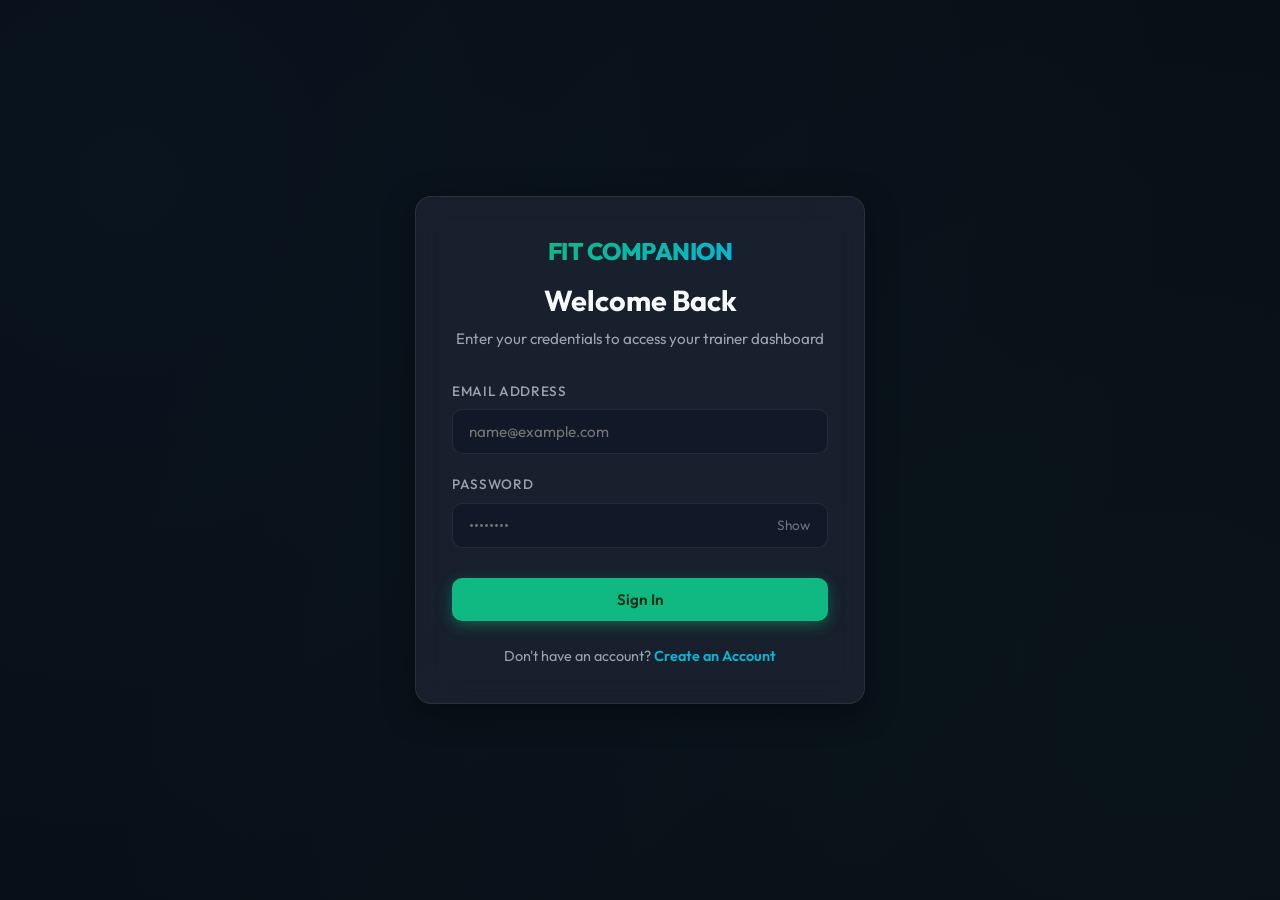
<file: frontend/workout.html>
<!DOCTYPE html>
<html lang="en">
<head>
    <meta charset="UTF-8">
    <meta name="viewport" content="width=device-width, initial-scale=1.0">
    <title>AI Workout Planner - AI Fitness Companion</title>
    <link rel="stylesheet" href="css/global.css">
    <link rel="stylesheet" href="css/dashboard.css">
    <style>
        /* Special styles for plan outputs */
        .plan-header-card {
            padding: 30px;
            margin-bottom: 24px;
            background: linear-gradient(135deg, rgba(16, 185, 129, 0.1) 0%, rgba(6, 182, 212, 0.05) 100%);
            border: 1px solid rgba(16, 185, 129, 0.2);
        }

        .plan-title {
            font-size: 1.8rem;
            font-weight: 800;
            color: var(--accent-green);
            margin-bottom: 12px;
        }

        .plan-badges {
            display: flex;
            gap: 12px;
            flex-wrap: wrap;
        }

        .plan-badge {
            padding: 6px 14px;
            border-radius: 50px;
            font-size: 0.85rem;
            font-weight: 600;
            background: rgba(255, 255, 255, 0.05);
            border: 1px solid var(--border-color);
            color: var(--text-secondary);
        }

        .plan-badge.highlight-green {
            background: rgba(16, 185, 129, 0.1);
            border-color: rgba(16, 185, 129, 0.3);
            color: var(--accent-green);
        }

        .plan-badge.highlight-cyan {
            background: rgba(6, 182, 212, 0.1);
            border-color: rgba(6, 182, 212, 0.3);
            color: var(--accent-cyan);
        }

        .plan-grid {
            display: grid;
            grid-template-columns: 2fr 1fr;
            gap: 24px;
            margin-top: 24px;
        }

        @media (max-width: 800px) {
            .plan-grid {
                grid-template-columns: 1fr;
            }
        }

        .plan-card {
            padding: 24px;
            margin-bottom: 24px;
        }

        .plan-card h3 {
            font-size: 1.15rem;
            font-weight: 700;
            margin-bottom: 15px;
            display: flex;
            align-items: center;
            gap: 8px;
            color: var(--text-primary);
            border-bottom: 1px solid var(--border-color);
            padding-bottom: 10px;
        }

        .exercise-list {
            display: flex;
            flex-direction: column;
            gap: 12px;
        }

        .exercise-item {
            padding: 16px;
            background: rgba(17, 24, 39, 0.4);
            border: 1px solid var(--border-color);
            border-radius: var(--radius-md);
            display: flex;
            align-items: center;
            gap: 15px;
            transition: var(--transition-smooth);
        }

        .exercise-item:hover {
            border-color: var(--accent-green);
            transform: translateX(4px);
        }

        .exercise-number {
            width: 28px;
            height: 28px;
            border-radius: 50%;
            background: var(--accent-green);
            color: #042f1a;
            display: flex;
            align-items: center;
            justify-content: center;
            font-weight: 700;
            font-size: 0.85rem;
            flex-shrink: 0;
        }

        .exercise-name {
            font-weight: 600;
            font-size: 0.95rem;
        }

        .macro-grid {
            display: grid;
            grid-template-columns: repeat(4, 1fr);
            gap: 12px;
            margin-bottom: 24px;
        }

        @media (max-width: 600px) {
            .macro-grid {
                grid-template-columns: 1fr 1fr;
            }
        }

        .macro-card {
            padding: 15px;
            text-align: center;
            background: rgba(17, 24, 39, 0.4);
            border: 1px solid var(--border-color);
            border-radius: var(--radius-md);
        }

        .macro-title {
            font-size: 0.75rem;
            color: var(--text-secondary);
            text-transform: uppercase;
            letter-spacing: 0.05em;
        }

        .macro-val {
            font-size: 1.3rem;
            font-weight: 700;
            margin-top: 4px;
        }

        .meal-timeline {
            display: flex;
            flex-direction: column;
            gap: 16px;
        }

        .meal-card {
            padding: 16px;
            background: rgba(17, 24, 39, 0.4);
            border: 1px solid var(--border-color);
            border-radius: var(--radius-md);
            display: flex;
            flex-direction: column;
            gap: 6px;
            border-left: 3px solid var(--accent-cyan);
        }

        .meal-label {
            font-size: 0.8rem;
            font-weight: 600;
            color: var(--accent-cyan);
            text-transform: uppercase;
            letter-spacing: 0.05em;
        }

        .meal-content {
            font-size: 0.95rem;
            line-height: 1.5;
        }

        .raw-reply-box {
            background: #111827;
            padding: 20px;
            border-radius: var(--radius-md);
            border: 1px solid var(--border-color);
            color: var(--text-secondary);
            font-size: 0.95rem;
            line-height: 1.6;
            white-space: pre-line;
        }
    </style>
    <script src="js/config.js"></script>
    <script src="js/api.js"></script>
    <script src="js/auth.js"></script>
    <script>
        window.requireAuth();
    </script>
</head>
<body>
    <header class="landing-header">
        <a href="dashboard.html" class="logo">FIT COMPANION</a>
        <div class="header-actions">
            <a href="dashboard.html" class="btn btn-secondary" style="font-size:0.85rem; padding: 8px 16px;">&larr; Dashboard</a>
            <button id="logout-btn" class="btn btn-secondary" style="font-size:0.85rem; padding: 8px 16px;">Sign Out</button>
        </div>
    </header>

    <main class="dashboard-container" style="max-width: 1000px;">
        <div class="dashboard-header">
            <div class="user-welcome">
                <h1>AI Workout <span>Generator</span></h1>
                <p>Describe your constraints or target muscle groups, and Llama 3 will structure a matching program.</p>
            </div>
        </div>

        <div id="alert-container"></div>

        <!-- Form Panel -->
        <div class="glass-card" style="padding: 30px; margin-bottom: 40px;">
            <form id="workout-form">
                <div class="form-group">
                    <label for="workout-message">Workout Preferences & Target Focus</label>
                    <textarea 
                        id="workout-message" 
                        placeholder="E.g., Focus on strength, 40-minute limit, dumbbell-only home workout. Or, I want to build a bigger back and core." 
                        rows="3" 
                        required
                    ></textarea>
                </div>
                <button type="submit" class="btn btn-primary" id="generate-btn">
                    <span>Generate Training Routine</span>
                </button>
            </form>
        </div>

        <!-- Loading View -->
        <div id="plan-loading" class="glass-card" style="display: none; padding: 50px; text-align: center; margin-bottom: 40px;">
            <div class="loading-spinner" style="width: 40px; height: 40px; border-width: 4px; border-top-color: var(--accent-green); margin: 0 auto 20px auto; color: var(--accent-cyan);"></div>
            <h3>Generating Workout Regimen...</h3>
            <p style="color: var(--text-secondary); margin-top: 8px;" class="animate-pulse">Structuring sets, warmups, and selections matching your profile...</p>
        </div>

        <!-- Result View -->
        <div id="plan-result" style="display: none; margin-bottom: 40px;">
            <!-- Content will be injected dynamically -->
        </div>

    </main>

    <footer style="text-align: center; padding: 30px; margin-top: 60px; border-top: 1px solid var(--border-color); color: var(--text-muted); font-size: 0.9rem;">
        <p>&copy; 2026 AI Fitness Companion. Created by Anoop Sankar.</p>
    </footer>

    <script src="js/workout.js"></script>
</body>
</html>
</file>
<file: frontend/css/global.css>
/* global.css */
/* Core CSS variables, resets, layout grids, buttons, and animations */

@import url('https://fonts.googleapis.com/css2?family=Outfit:wght@300;400;500;600;700;800&display=swap');

:root {
    /* Color Palette */
    --bg-primary: #090d16;
    --bg-secondary: #111827;
    --bg-card: rgba(31, 41, 55, 0.65);
    --border-color: rgba(255, 255, 255, 0.08);
    --border-hover: rgba(255, 255, 255, 0.15);
    
    --accent-green: #10b981;
    --accent-green-glow: rgba(16, 185, 129, 0.25);
    --accent-cyan: #06b6d4;
    --accent-cyan-glow: rgba(6, 182, 212, 0.25);
    
    --text-primary: #f9fafb;
    --text-secondary: #9ca3af;
    --text-muted: #6b7280;
    
    /* System Values */
    --font-sans: 'Outfit', -apple-system, BlinkMacSystemFont, "Segoe UI", Roboto, sans-serif;
    --radius-lg: 16px;
    --radius-md: 10px;
    --radius-sm: 6px;
    --transition-smooth: all 0.3s cubic-bezier(0.4, 0, 0.2, 1);
    --shadow-neon: 0 0 20px rgba(16, 185, 129, 0.15);
    --shadow-cyan: 0 0 20px rgba(6, 182, 212, 0.15);
}

/* Base Resets */
* {
    margin: 0;
    padding: 0;
    box-sizing: border-box;
    font-family: var(--font-sans);
}

body {
    background-color: var(--bg-primary);
    color: var(--text-primary);
    min-height: 100vh;
    display: flex;
    flex-direction: column;
    overflow-x: hidden;
    line-height: 1.5;
}

/* Custom Scrollbar */
::-webkit-scrollbar {
    width: 6px;
    height: 6px;
}
::-webkit-scrollbar-track {
    background: var(--bg-primary);
}
::-webkit-scrollbar-thumb {
    background: var(--text-muted);
    border-radius: var(--radius-sm);
}
::-webkit-scrollbar-thumb:hover {
    background: var(--text-secondary);
}

/* Common Layouts */
main {
    flex: 1;
}

/* Glassmorphism Cards */
.glass-card {
    background: var(--bg-card);
    backdrop-filter: blur(16px);
    -webkit-backdrop-filter: blur(16px);
    border: 1px solid var(--border-color);
    border-radius: var(--radius-lg);
    box-shadow: 0 8px 32px 0 rgba(0, 0, 0, 0.37);
}

/* Buttons */
.btn {
    display: inline-flex;
    align-items: center;
    justify-content: center;
    gap: 8px;
    padding: 12px 24px;
    border-radius: var(--radius-md);
    font-weight: 600;
    cursor: pointer;
    transition: var(--transition-smooth);
    border: none;
    font-size: 0.95rem;
    text-decoration: none;
}

.btn-primary {
    background: var(--accent-green);
    color: #042f1a;
    box-shadow: 0 4px 14px 0 rgba(16, 185, 129, 0.4);
}

.btn-primary:hover {
    transform: translateY(-2px);
    background: #059669;
    box-shadow: 0 6px 20px 0 rgba(16, 185, 129, 0.6);
}

.btn-secondary {
    background: transparent;
    color: var(--text-primary);
    border: 1px solid var(--border-color);
}

.btn-secondary:hover {
    background: rgba(255, 255, 255, 0.05);
    border-color: var(--border-hover);
    transform: translateY(-2px);
}

.btn-cyan {
    background: var(--accent-cyan);
    color: #022d3c;
    box-shadow: 0 4px 14px 0 rgba(6, 182, 212, 0.4);
}

.btn-cyan:hover {
    transform: translateY(-2px);
    background: #0891b2;
    box-shadow: 0 6px 20px 0 rgba(6, 182, 212, 0.6);
}

.btn-danger {
    background: #ef4444;
    color: white;
    box-shadow: 0 4px 14px 0 rgba(239, 68, 68, 0.4);
}

.btn-danger:hover {
    transform: translateY(-2px);
    background: #dc2626;
    box-shadow: 0 6px 20px 0 rgba(239, 68, 68, 0.6);
}

.btn:disabled {
    opacity: 0.6;
    cursor: not-allowed;
    transform: none !important;
    box-shadow: none !important;
}

/* Form Controls */
.form-group {
    margin-bottom: 20px;
    display: flex;
    flex-direction: column;
    gap: 8px;
}

label {
    font-size: 0.85rem;
    font-weight: 500;
    color: var(--text-secondary);
    text-transform: uppercase;
    letter-spacing: 0.05em;
}

input, select, textarea {
    width: 100%;
    padding: 12px 16px;
    background: rgba(17, 24, 39, 0.8);
    border: 1px solid var(--border-color);
    border-radius: var(--radius-md);
    color: var(--text-primary);
    font-size: 0.95rem;
    outline: none;
    transition: var(--transition-smooth);
}

input:focus, select:focus, textarea:focus {
    border-color: var(--accent-cyan);
    box-shadow: var(--shadow-cyan);
}

/* Status Notifications */
.alert {
    padding: 12px 16px;
    border-radius: var(--radius-md);
    margin-bottom: 20px;
    font-size: 0.9rem;
    display: flex;
    align-items: center;
    gap: 10px;
    animation: fadeIn 0.3s ease-out;
}

.alert-danger {
    background: rgba(239, 68, 68, 0.15);
    border: 1px solid rgba(239, 68, 68, 0.3);
    color: #fca5a5;
}

.alert-success {
    background: rgba(16, 185, 129, 0.15);
    border: 1px solid rgba(16, 185, 129, 0.3);
    color: #a7f3d0;
}

/* Animations */
@keyframes fadeIn {
    from { opacity: 0; transform: translateY(10px); }
    to { opacity: 1; transform: translateY(0); }
}

@keyframes pulse {
    0% { opacity: 0.6; }
    50% { opacity: 1; }
    100% { opacity: 0.6; }
}

.animate-pulse {
    animation: pulse 1.5s infinite ease-in-out;
}

.loading-spinner {
    width: 18px;
    height: 18px;
    border: 2px solid rgba(255, 255, 255, 0.3);
    border-radius: 50%;
    border-top-color: currentColor;
    animation: spin 0.8s linear infinite;
}

@keyframes spin {
    to { transform: rotate(360deg); }
}

/* Navigation Utilities */
.logo {
    font-weight: 800;
    font-size: 1.5rem;
    background: linear-gradient(135deg, var(--accent-green) 0%, var(--accent-cyan) 100%);
    -webkit-background-clip: text;
    -webkit-text-fill-color: transparent;
    text-decoration: none;
    letter-spacing: -0.02em;
}
</file>
<file: frontend/css/chat.css>
/* chat.css */
/* Styles for the Chat interface, sidebar, message bubbles, and loading indicators */

.chat-layout {
    display: flex;
    height: 100vh;
    overflow: hidden;
    background-color: var(--bg-primary);
}

/* Sidebar Styling */
.chat-sidebar {
    width: 280px;
    background: #0d121f;
    border-right: 1px solid var(--border-color);
    display: flex;
    flex-direction: column;
    transition: var(--transition-smooth);
    z-index: 100;
}

.sidebar-header {
    padding: 20px;
    display: flex;
    flex-direction: column;
    gap: 15px;
    border-bottom: 1px solid var(--border-color);
}

.sessions-nav-list {
    flex: 1;
    overflow-y: auto;
    padding: 15px 10px;
    display: flex;
    flex-direction: column;
    gap: 8px;
}

.sidebar-session-item {
    display: flex;
    align-items: center;
    justify-content: space-between;
    padding: 10px 12px;
    border-radius: var(--radius-md);
    background: transparent;
    cursor: pointer;
    transition: var(--transition-smooth);
    border: 1px solid transparent;
    color: var(--text-secondary);
}

.sidebar-session-item:hover, .sidebar-session-item.active {
    background: rgba(255, 255, 255, 0.04);
    color: var(--text-primary);
    border-color: var(--border-color);
}

.sidebar-session-item.active {
    border-color: var(--accent-cyan);
    background: rgba(6, 182, 212, 0.05);
}

.session-name-text {
    font-size: 0.9rem;
    font-weight: 500;
    white-space: nowrap;
    overflow: hidden;
    text-overflow: ellipsis;
    width: 100%;
}

.session-actions {
    display: flex;
    gap: 6px;
    opacity: 0;
    transition: var(--transition-smooth);
}

.sidebar-session-item:hover .session-actions, 
.sidebar-session-item.active .session-actions {
    opacity: 1;
}

.session-action-btn {
    background: none;
    border: none;
    color: var(--text-muted);
    cursor: pointer;
    padding: 2px 4px;
    font-size: 0.85rem;
    border-radius: var(--radius-sm);
    transition: var(--transition-smooth);
}

.session-action-btn:hover {
    color: var(--text-primary);
    background: rgba(255, 255, 255, 0.1);
}

.session-action-btn.delete-btn:hover {
    color: #ef4444;
}

.sidebar-footer {
    padding: 15px 20px;
    border-top: 1px solid var(--border-color);
    display: flex;
    flex-direction: column;
    gap: 12px;
}

/* Main Chat Panel */
.chat-main {
    flex: 1;
    display: flex;
    flex-direction: column;
    height: 100%;
    position: relative;
}

.chat-main-header {
    height: 70px;
    padding: 0 24px;
    border-bottom: 1px solid var(--border-color);
    display: flex;
    align-items: center;
    justify-content: space-between;
    background: rgba(9, 13, 22, 0.5);
    backdrop-filter: blur(10px);
}

.chat-header-title {
    display: flex;
    align-items: center;
    gap: 10px;
}

.chat-header-title h2 {
    font-size: 1.1rem;
    font-weight: 600;
}

.mobile-menu-btn {
    display: none;
    background: none;
    border: none;
    color: var(--text-primary);
    font-size: 1.5rem;
    cursor: pointer;
    padding: 5px;
}

/* Chat Messages Box */
.chat-messages-container {
    flex: 1;
    overflow-y: auto;
    padding: 30px 24px;
    display: flex;
    flex-direction: column;
    gap: 24px;
}

.chat-message {
    display: flex;
    gap: 16px;
    max-width: 800px;
    width: 100%;
    margin: 0 auto;
    animation: fadeIn 0.3s ease-out;
}

.chat-message.user-message {
    flex-direction: row-reverse;
}

.message-avatar {
    width: 36px;
    height: 36px;
    border-radius: 50%;
    background: rgba(16, 185, 129, 0.15);
    border: 1px solid var(--accent-green);
    color: var(--accent-green);
    display: flex;
    align-items: center;
    justify-content: center;
    font-size: 0.9rem;
    font-weight: 700;
    flex-shrink: 0;
}

.chat-message.user-message .message-avatar {
    background: rgba(6, 182, 212, 0.15);
    border-color: var(--accent-cyan);
    color: var(--accent-cyan);
}

.message-bubble {
    padding: 16px 20px;
    border-radius: var(--radius-lg);
    font-size: 0.95rem;
    line-height: 1.6;
    max-width: calc(100% - 52px);
    word-break: break-word;
}

.chat-message.user-message .message-bubble {
    background: #1f2937;
    border: 1px solid var(--border-color);
    color: var(--text-primary);
    border-top-right-radius: 2px;
}

.chat-message.assistant-message .message-bubble {
    background: rgba(17, 24, 39, 0.5);
    border: 1px solid var(--border-color);
    color: var(--text-primary);
    border-top-left-radius: 2px;
}

/* Typing / Loading Dots */
.typing-indicator {
    display: flex;
    gap: 5px;
    padding: 8px 10px;
}

.typing-dot {
    width: 6px;
    height: 6px;
    background-color: var(--text-secondary);
    border-radius: 50%;
    animation: bounce 1.4s infinite ease-in-out both;
}

.typing-dot:nth-child(1) { animation-delay: -0.32s; }
.typing-dot:nth-child(2) { animation-delay: -0.16s; }

@keyframes bounce {
    0%, 80%, 100% { transform: scale(0); }
    40% { transform: scale(1.0); }
}

/* Message Input Bar */
.chat-input-area {
    padding: 24px;
    background: linear-gradient(180deg, rgba(9, 13, 22, 0) 0%, rgba(9, 13, 22, 0.9) 30%);
}

.chat-input-box-wrapper {
    max-width: 800px;
    margin: 0 auto;
    position: relative;
    display: flex;
    background: rgba(17, 24, 39, 0.9);
    border: 1px solid var(--border-color);
    border-radius: var(--radius-lg);
    box-shadow: 0 10px 25px -5px rgba(0, 0, 0, 0.3);
    transition: var(--transition-smooth);
}

.chat-input-box-wrapper:focus-within {
    border-color: var(--accent-cyan);
    box-shadow: var(--shadow-cyan);
}

.chat-textarea {
    flex: 1;
    background: transparent;
    border: none;
    padding: 16px 60px 16px 20px;
    resize: none;
    height: 56px;
    max-height: 200px;
    color: var(--text-primary);
    outline: none;
    font-size: 0.95rem;
    line-height: 1.5;
}

.chat-send-btn {
    position: absolute;
    right: 12px;
    top: 50%;
    transform: translateY(-50%);
    width: 36px;
    height: 36px;
    border-radius: var(--radius-md);
    background: var(--accent-cyan);
    color: #022d3c;
    border: none;
    cursor: pointer;
    display: flex;
    align-items: center;
    justify-content: center;
    transition: var(--transition-smooth);
    font-size: 1.1rem;
}

.chat-send-btn:hover {
    background: var(--accent-green);
    color: #042f1a;
    box-shadow: 0 0 10px rgba(16, 185, 129, 0.3);
}

.chat-send-btn:disabled {
    background: var(--text-muted);
    color: var(--bg-primary);
    cursor: not-allowed;
    box-shadow: none !important;
}

.chat-welcome-container {
    flex: 1;
    display: flex;
    flex-direction: column;
    align-items: center;
    justify-content: center;
    text-align: center;
    padding: 40px 20px;
    max-width: 600px;
    margin: 0 auto;
}

.chat-welcome-container h2 {
    font-size: 1.8rem;
    font-weight: 700;
    margin-bottom: 12px;
}

.chat-welcome-container p {
    color: var(--text-secondary);
    font-size: 0.95rem;
    line-height: 1.6;
}

/* Mobile Sidebar Drawer */
@media (max-width: 768px) {
    .mobile-menu-btn {
        display: block;
    }
    
    .chat-sidebar {
        position: absolute;
        top: 0;
        bottom: 0;
        left: 0;
        transform: translateX(-100%);
        box-shadow: 10px 0 30px rgba(0, 0, 0, 0.5);
    }
    
    .chat-sidebar.drawer-open {
        transform: translateX(0);
    }
    
    .sidebar-overlay {
        display: none;
        position: absolute;
        top: 0;
        bottom: 0;
        left: 0;
        right: 0;
        background: rgba(0,0,0,0.5);
        z-index: 99;
        backdrop-filter: blur(4px);
    }
    
    .sidebar-overlay.active {
        display: block;
    }
}
</file>
<file: frontend/css/dashboard.css>
/* dashboard.css */
/* Styles for the fitness main dashboard, physical metrics layout, and BMI indicators */

.dashboard-container {
    max-width: 1200px;
    margin: 0 auto;
    padding: 30px 20px;
    animation: fadeIn 0.4s ease-out;
}

/* Header & Profile Summary */
.dashboard-header {
    display: flex;
    justify-content: space-between;
    align-items: center;
    margin-bottom: 30px;
    border-bottom: 1px solid var(--border-color);
    padding-bottom: 20px;
}

.user-welcome h1 {
    font-size: 2rem;
    font-weight: 700;
}

.user-welcome h1 span {
    background: linear-gradient(135deg, var(--accent-cyan) 0%, var(--accent-green) 100%);
    -webkit-background-clip: text;
    -webkit-text-fill-color: transparent;
}

.user-welcome p {
    color: var(--text-secondary);
    margin-top: 4px;
}

.header-actions {
    display: flex;
    gap: 12px;
}

/* Dashboard Grid Layout */
.dashboard-grid {
    display: grid;
    grid-template-columns: 2fr 1fr;
    gap: 30px;
}

@media (max-width: 900px) {
    .dashboard-grid {
        grid-template-columns: 1fr;
    }
}

/* Dashboard sections */
.main-panel {
    display: flex;
    flex-direction: column;
    gap: 30px;
}

.side-panel {
    display: flex;
    flex-direction: column;
    gap: 30px;
}

/* Metric Display Cards */
.metrics-section-title {
    font-size: 1.15rem;
    font-weight: 600;
    margin-bottom: 15px;
    color: var(--text-primary);
    text-transform: uppercase;
    letter-spacing: 0.05em;
}

.metrics-grid {
    display: grid;
    grid-template-columns: repeat(auto-fit, minmax(130px, 1fr));
    gap: 15px;
}

.metric-card {
    padding: 20px;
    text-align: center;
    transition: var(--transition-smooth);
}

.metric-card:hover {
    border-color: var(--border-hover);
    transform: translateY(-2px);
}

.metric-value {
    font-size: 1.6rem;
    font-weight: 700;
    color: var(--accent-cyan);
    margin-top: 4px;
}

.metric-label {
    font-size: 0.8rem;
    color: var(--text-secondary);
    text-transform: uppercase;
    letter-spacing: 0.03em;
}

/* BMI Card Styles */
.bmi-card {
    padding: 24px;
    display: grid;
    grid-template-columns: 1fr 1fr;
    gap: 20px;
    align-items: center;
}

@media (max-width: 600px) {
    .bmi-card {
        grid-template-columns: 1fr;
        text-align: center;
    }
}

.bmi-score-container {
    display: flex;
    flex-direction: column;
    justify-content: center;
    align-items: center;
    border-right: 1px solid var(--border-color);
    padding-right: 20px;
}

@media (max-width: 600px) {
    .bmi-score-container {
        border-right: none;
        border-bottom: 1px solid var(--border-color);
        padding-right: 0;
        padding-bottom: 20px;
    }
}

.bmi-circle {
    width: 100px;
    height: 100px;
    border-radius: 50%;
    border: 4px solid var(--border-color);
    display: flex;
    align-items: center;
    justify-content: center;
    font-size: 1.8rem;
    font-weight: 800;
    color: var(--text-primary);
    margin-bottom: 10px;
    transition: var(--transition-smooth);
}

.bmi-status {
    font-size: 0.95rem;
    font-weight: 700;
    text-transform: uppercase;
    letter-spacing: 0.05em;
    padding: 4px 12px;
    border-radius: 50px;
}

/* BMI Status colors mapping */
.bmi-status.underweight { color: #60a5fa; background: rgba(96, 165, 250, 0.12); }
.bmi-status.normal { color: #34d399; background: rgba(52, 211, 153, 0.12); }
.bmi-status.overweight { color: #fbbf24; background: rgba(251, 191, 36, 0.12); }
.bmi-status.obese { color: #f87171; background: rgba(248, 113, 113, 0.12); }

.bmi-circle.underweight { border-color: #60a5fa; box-shadow: 0 0 15px rgba(96, 165, 250, 0.2); }
.bmi-circle.normal { border-color: #34d399; box-shadow: 0 0 15px rgba(52, 211, 153, 0.2); }
.bmi-circle.overweight { border-color: #fbbf24; box-shadow: 0 0 15px rgba(251, 191, 36, 0.2); }
.bmi-circle.obese { border-color: #f87171; box-shadow: 0 0 15px rgba(248, 113, 113, 0.2); }

.bmi-info h3 {
    font-size: 1.2rem;
    font-weight: 700;
    margin-bottom: 8px;
}

.bmi-info p {
    font-size: 0.9rem;
    color: var(--text-secondary);
    line-height: 1.5;
}

/* Navigation Quick Actions */
.quick-actions {
    display: grid;
    grid-template-columns: repeat(auto-fit, minmax(220px, 1fr));
    gap: 20px;
}

.action-card {
    padding: 24px;
    display: flex;
    flex-direction: column;
    gap: 12px;
    text-decoration: none;
    color: inherit;
    transition: var(--transition-smooth);
}

.action-card:hover {
    transform: translateY(-4px);
    border-color: var(--accent-cyan);
    box-shadow: var(--shadow-cyan);
}

.action-card h3 {
    font-size: 1.2rem;
    font-weight: 700;
    display: flex;
    align-items: center;
    gap: 8px;
}

.action-card p {
    font-size: 0.9rem;
    color: var(--text-secondary);
    line-height: 1.5;
}

.action-arrow {
    align-self: flex-start;
    font-size: 0.85rem;
    font-weight: 600;
    color: var(--accent-cyan);
    margin-top: auto;
}

.action-card:hover .action-arrow {
    color: var(--accent-green);
}

/* Recent Chats Lists */
.sessions-list-container {
    padding: 24px;
}

.sessions-list {
    display: flex;
    flex-direction: column;
    gap: 12px;
    margin-top: 15px;
}

.session-item-link {
    display: flex;
    justify-content: space-between;
    align-items: center;
    padding: 12px 16px;
    border-radius: var(--radius-md);
    background: rgba(17, 24, 39, 0.4);
    border: 1px solid var(--border-color);
    color: var(--text-primary);
    text-decoration: none;
    transition: var(--transition-smooth);
}

.session-item-link:hover {
    background: rgba(255, 255, 255, 0.05);
    border-color: var(--accent-cyan);
    transform: translateX(4px);
}

.session-title {
    font-weight: 500;
    font-size: 0.9rem;
    white-space: nowrap;
    overflow: hidden;
    text-overflow: ellipsis;
    max-width: 80%;
}

.session-icon {
    font-size: 1.1rem;
    color: var(--text-muted);
}

.session-item-link:hover .session-icon {
    color: var(--accent-cyan);
}

.no-sessions {
    color: var(--text-muted);
    font-size: 0.9rem;
    text-align: center;
    padding: 20px 0;
}
</file>
<file: frontend/css/auth.css>
/* auth.css */
/* Styles for Login and Multi-step Registration interfaces */

.auth-page {
    display: flex;
    align-items: center;
    justify-content: center;
    min-height: 100vh;
    padding: 24px;
    background: radial-gradient(circle at 10% 20%, rgba(6, 182, 212, 0.04) 0%, rgba(9, 13, 22, 0) 80%), 
                radial-gradient(circle at 90% 80%, rgba(16, 185, 129, 0.04) 0%, rgba(9, 13, 22, 0) 80%),
                var(--bg-primary);
}

.auth-card {
    width: 100%;
    max-width: 450px;
    padding: 36px;
    animation: fadeIn 0.5s cubic-bezier(0.16, 1, 0.3, 1);
}

.auth-card.register-card {
    max-width: 650px;
}

.auth-header {
    text-align: center;
    margin-bottom: 30px;
}

.auth-header h1 {
    font-size: 1.8rem;
    font-weight: 700;
    margin-top: 10px;
    margin-bottom: 6px;
}

.auth-header p {
    color: var(--text-secondary);
    font-size: 0.95rem;
}

/* Registration Multi-step Progress Bar */
.progress-bar-container {
    display: flex;
    justify-content: space-between;
    align-items: center;
    margin-bottom: 35px;
    position: relative;
    padding: 0 10px;
}

.progress-line {
    position: absolute;
    top: 50%;
    left: 10px;
    right: 10px;
    height: 2px;
    background: rgba(255, 255, 255, 0.08);
    z-index: 1;
    transform: translateY(-50%);
}

.progress-line-fill {
    position: absolute;
    top: 0;
    left: 0;
    height: 100%;
    width: 0%;
    background: linear-gradient(90deg, var(--accent-green) 0%, var(--accent-cyan) 100%);
    transition: var(--transition-smooth);
}

.progress-step {
    width: 32px;
    height: 32px;
    background: var(--bg-secondary);
    border: 2px solid var(--border-color);
    border-radius: 50%;
    display: flex;
    align-items: center;
    justify-content: center;
    font-size: 0.85rem;
    font-weight: 700;
    color: var(--text-muted);
    position: relative;
    z-index: 2;
    transition: var(--transition-smooth);
}

.progress-step.active {
    border-color: var(--accent-cyan);
    color: var(--accent-cyan);
    box-shadow: 0 0 10px rgba(6, 182, 212, 0.2);
}

.progress-step.completed {
    border-color: var(--accent-green);
    background: var(--accent-green);
    color: #042f1a;
}

/* Step Layout Switcher */
.step-content {
    display: none;
    animation: fadeIn 0.4s ease-out;
}

.step-content.active {
    display: block;
}

/* Grid Layout for Form Fields in Register */
.form-grid {
    display: grid;
    grid-template-columns: 1fr 1fr;
    gap: 20px;
}

@media (max-width: 600px) {
    .form-grid {
        grid-template-columns: 1fr;
        gap: 0;
    }
}

.form-footer {
    display: flex;
    justify-content: space-between;
    align-items: center;
    margin-top: 30px;
    gap: 15px;
}

.form-footer.single-btn {
    justify-content: flex-end;
}

.auth-switch {
    text-align: center;
    margin-top: 25px;
    font-size: 0.9rem;
    color: var(--text-secondary);
}

.auth-switch a {
    color: var(--accent-cyan);
    text-decoration: none;
    font-weight: 600;
    transition: var(--transition-smooth);
}

.auth-switch a:hover {
    color: var(--accent-green);
    text-decoration: underline;
}

/* Password Toggle Wrapper */
.password-input-wrapper {
    position: relative;
}

.password-input-wrapper input {
    padding-right: 48px;
}

.password-toggle-btn {
    position: absolute;
    right: 14px;
    top: 50%;
    transform: translateY(-50%);
    background: none;
    border: none;
    color: var(--text-muted);
    cursor: pointer;
    font-size: 0.85rem;
    padding: 4px;
    transition: var(--transition-smooth);
}

.password-toggle-btn:hover {
    color: var(--text-secondary);
}
</file>
